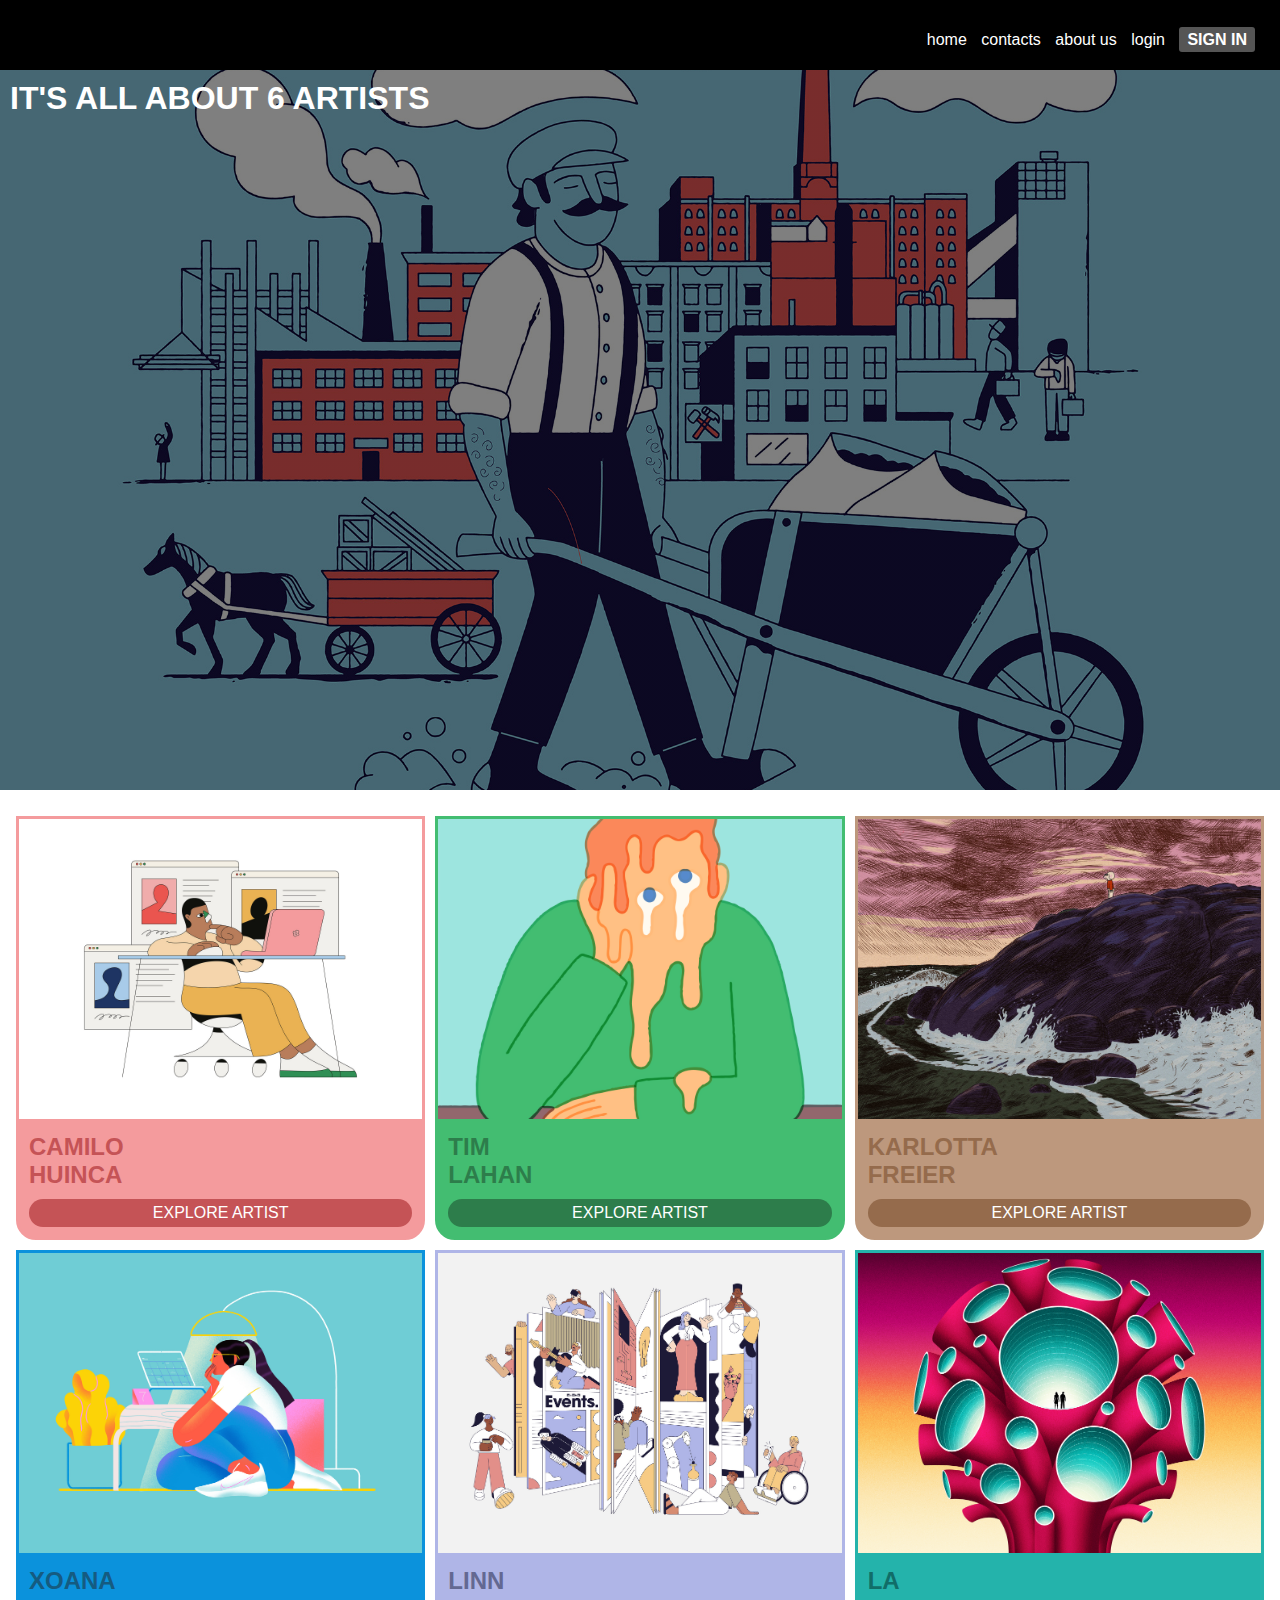
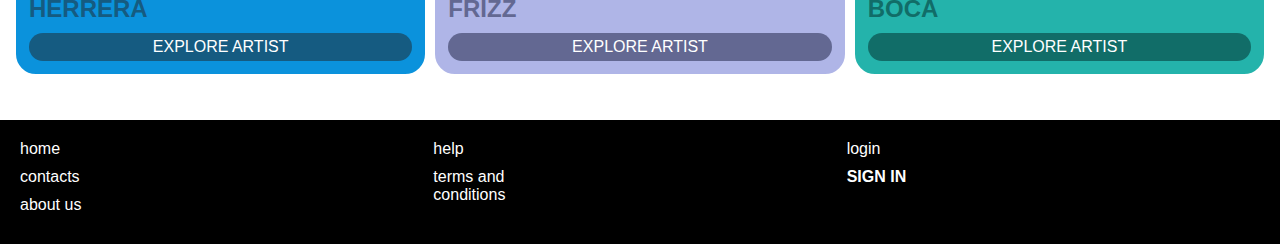
<file: index.html>
<!DOCTYPE html>
<html lang="en">
<head>
    <meta charset="UTF-8">
    <meta http-equiv="X-UA-Compatible" content="IE=edge">
    <meta name="viewport" content="width=device-width, initial-scale=1.0">
    <title>Document</title>
    <link rel="stylesheet" href="css/style.css">
</head>

<body>
    <nav>
        <ul>
            <li><a href="#">home</a></li>
            <li><a href="#">contacts</a></li>
            <li><a href="#">about us</a></li>
            <li><a href="#">login</a></li>
            <li><a class="active" href="#"><b>SIGN IN</b></a></li>
        </ul>
    </nav>
    <div class="hero-image">
        <div class="hero-text">
            <h1>IT'S ALL ABOUT 6 ARTISTS</h1>
        </div>
    </div>

    <section class="tab">
        <div class="card" id="camilo">
            <img src="immagini/Camilo-Huinca/AP_Camilo_Huinca_LALL_2_2x.jpg" alt="">
            <div class="container">
              <h4><b>CAMILO <br />HUINCA</b></h4>

              <a href="camilo.html"><p class="card-btn"  >EXPLORE ARTIST</p></a>
            </div>
        </div>

        <div class="card" id="tim">
            <img src="immagini/Tim-Lahan/AP_Tim_Lahan_NYT_2x.png" alt="">
            <div class="container">
              <h4><b>TIM <br />LAHAN</b></h4>

              <a href="tim.html"><p class="card-btn"  >EXPLORE ARTIST</p></a>
            </div>
        </div>

        <div class="card" id="karlotta">
            <img src="immagini/Karlotta-Freier/AP_Karlotta_Freier_dogtown_2x.jpg" alt="">
            <div class="container">
              <h4><b>KARLOTTA <br />FREIER</b></h4>

              <a href="karlotta.html"><p class="card-btn"  >EXPLORE ARTIST</p></a>
            </div>
        </div>

        <div class="card" id="xoana">
            <img src="immagini/Xoana-Herrera/AP_Xoana_Herrera_Take-Your-Recovery-Down-a-Notch_Middle_Color_01_2x.jpg" alt="">
            <div class="container">
              <h4><b>XOANA <br />HERRERA</b></h4>

              <a href="xoana.html"><p class="card-btn"  >EXPLORE ARTIST</p></a>
            </div>
        </div>

        <div class="card" id="linn">
            <img src="immagini/Linn-Frizz/AP_Linn_Fritz_Wired_01_2x.jpg" alt="">
            <div class="container">
              <h4><b>LINN <br />FRIZZ</b></h4>

              <a href="linn.html"><p class="card-btn"  >EXPLORE ARTIST</p></a>
            </div>
        </div>

        <div class="card" id="laboca">
            <img src="immagini/La-Boca/AP_La_Boca_DNA_main_2x.jpg" alt="">
            <div class="container">
              <h4><b>LA <br />BOCA</b></h4>

              <a href="laboca.html"><p class="card-btn"  >EXPLORE ARTIST</p></a>
            </div>
        </div>

    </section>

    <footer>
        <div class="colonna">
          <ul>
            <li><a href="#">home</a></li>
            <li><a href="#">contacts</a></li>
            <li><a href="#">about us</a></li>
          </ul>
        </div>
        <div class="colonna">
          <ul>
            <li><a href="#">help</a></li>
            <li><a href="#">terms and <br>conditions</a></li>
          </ul>
        </div>
        <div class="colonna">
          <ul>
            <li><a href="#">login</a></li>
            <li><a href="#"><b>SIGN IN</b></a></li>
          </ul>
        </div>
      </footer>

</body>
</html>
</file>
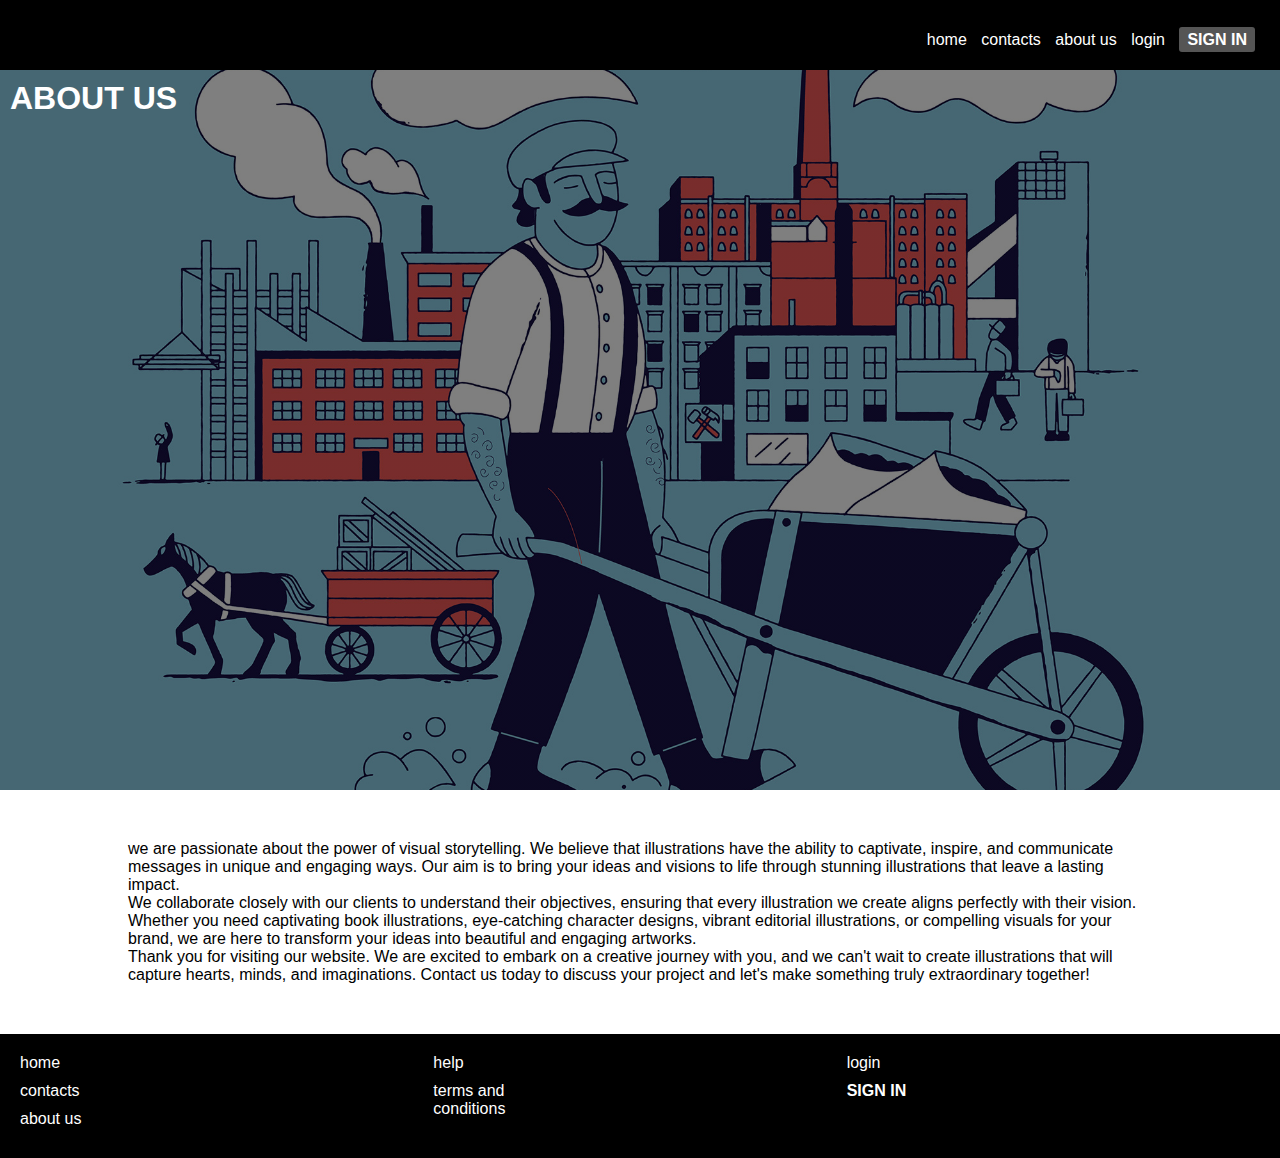
<file: aboutus.html>
<!DOCTYPE html>
<html lang="en">
<head>
    <meta charset="UTF-8">
    <meta http-equiv="X-UA-Compatible" content="IE=edge">
    <meta name="viewport" content="width=device-width, initial-scale=1.0">
    <title>Document</title>
    <link rel="stylesheet" href="css/cssartists.css">
</head>
<body>
    <nav>
        <ul>
            <li><a href="index.html">home</a></li>
            <li><a href="#">contacts</a></li>
            <li><a href="#">about us</a></li>
            <li><a href="#">login</a></li>
            <li><a class="active" href="#"><b>SIGN IN</b></a></li>
        </ul>
    </nav>

    <div class="hero-image" id="abouthero">
        <div class="hero-text">
            <h1>ABOUT US</h1>
        </div>
    </div>
  
  <section class="content">
    <section class="paragraph">
        <div>
            <p>we are passionate about the power of visual storytelling. We believe that illustrations have the ability to captivate, inspire, and communicate messages in unique and engaging ways. Our aim is to bring your ideas and visions to life through stunning illustrations that leave a lasting impact. <br />We collaborate closely with our clients to understand their objectives, ensuring that every illustration we create aligns perfectly with their vision. Whether you need captivating book illustrations, eye-catching character designs, vibrant editorial illustrations, or compelling visuals for your brand, we are here to transform your ideas into beautiful and engaging artworks. <br />Thank you for visiting our website. We are excited to embark on a creative journey with you, and we can't wait to create illustrations that will capture hearts, minds, and imaginations. Contact us today to discuss your project and let's make something truly extraordinary together!</p>
        </div>
    </section>

  </section>

    <footer>
        <div class="colonna">
          <ul>
            <li><a href="index.html">home</a></li>
            <li><a href="#">contacts</a></li>
            <li><a href="#">about us</a></li>
          </ul>
        </div>
        <div class="colonna">
          <ul>
            <li><a href="#">help</a></li>
            <li><a href="#">terms and <br>conditions</a></li>
          </ul>
        </div>
        <div class="colonna">
          <ul>
            <li><a href="#">login</a></li>
            <li><a href="#"><b>SIGN IN</b></a></li>
          </ul>
        </div>
      </footer>
      
</body>
</html>
</file>
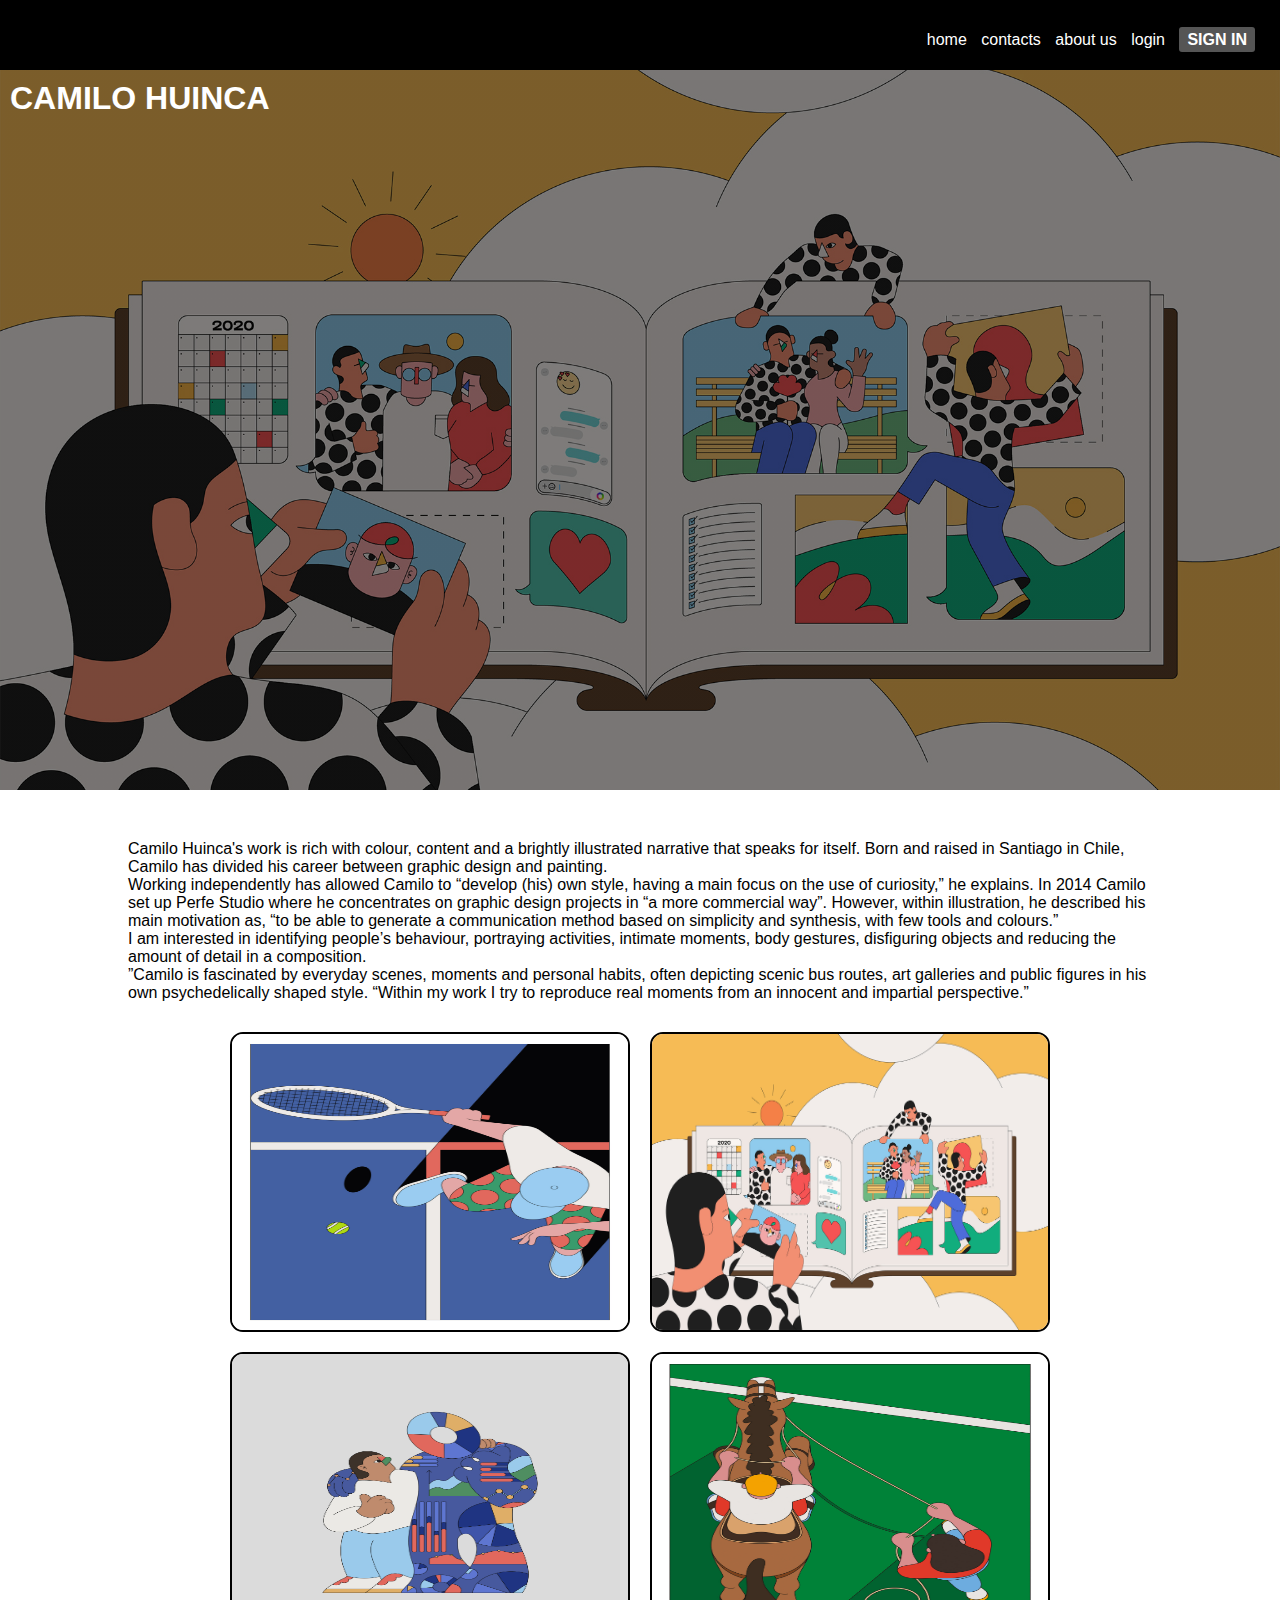
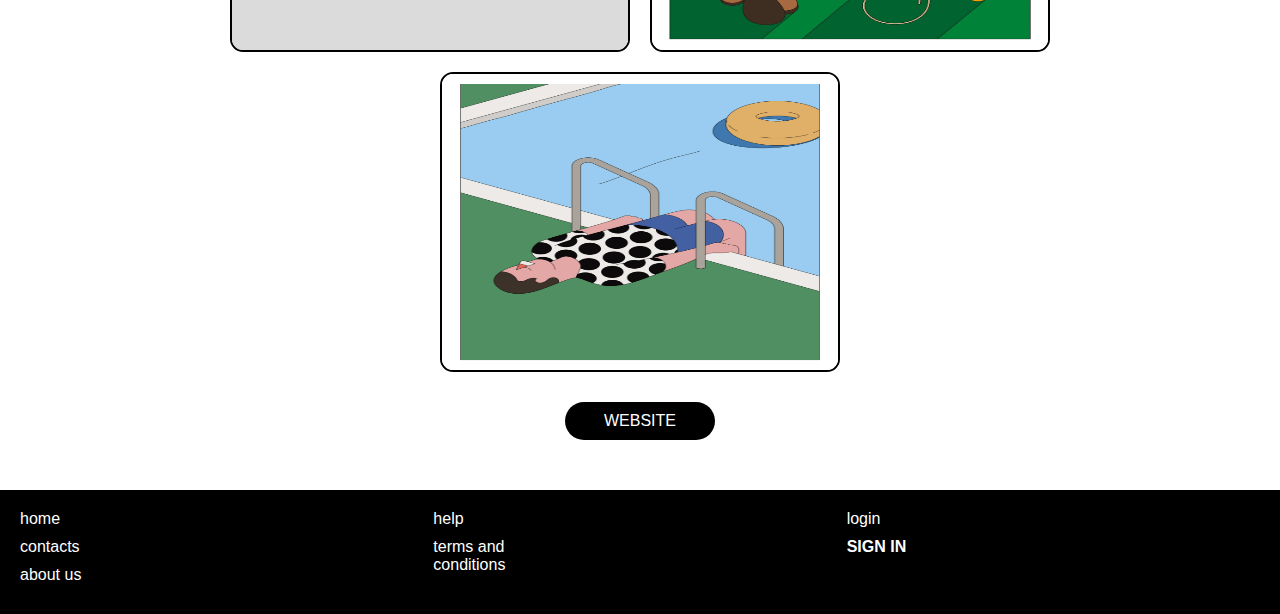
<file: camilo.html>
<!DOCTYPE html>
<html lang="en">
<head>
    <meta charset="UTF-8">
    <meta http-equiv="X-UA-Compatible" content="IE=edge">
    <meta name="viewport" content="width=device-width, initial-scale=1.0">
    <title>Document</title>
    <link rel="stylesheet" href="css/cssartists.css">
</head>
<body>
    <nav>
        <ul>
            <li><a href="index.html">home</a></li>
            <li><a href="#">contacts</a></li>
            <li><a href="#">about us</a></li>
            <li><a href="#">login</a></li>
            <li><a class="active" href="#"><b>SIGN IN</b></a></li>
        </ul>
    </nav>

    <div class="hero-image" id="camilohero">
        <div class="hero-text">
            <h1>CAMILO HUINCA</h1>
        </div>
    </div>
  
  <section class="content">
    <section class="paragraph">
        <div>
            <p>Camilo Huinca's work is rich with colour, content and a brightly illustrated narrative that speaks for itself. Born and raised in Santiago in Chile, Camilo has divided his career between graphic design and painting. <br />Working independently has allowed Camilo to “develop (his) own style, having a main focus on the use of curiosity,” he explains. In 2014 Camilo set up Perfe Studio where he concentrates on graphic design projects in “a more commercial way”. However, within illustration, he described his main motivation as, “to be able to generate a communication method based on simplicity and synthesis, with few tools and colours.” <br />I am interested in identifying people’s behaviour, portraying activities, intimate moments, body gestures, disfiguring objects and reducing the amount of detail in a composition. <br />”Camilo is fascinated by everyday scenes, moments and personal habits, often depicting scenic bus routes, art galleries and public figures in his own psychedelically shaped style. “Within my work I try to reproduce real moments from an innocent and impartial perspective.”</p>
        </div>
    </section>

      <div class="grid">
        <img src="immagini/Camilo-Huinca/AP_Camilo_Huinca_Match-Point_2x-scaled.jpg" alt="">
        <img src="immagini/Camilo-Huinca/AP_Camilo_Huinca_social-well_2x.jpg" alt="">
        <img src="immagini/Camilo-Huinca/AP_Camilo_Huinca_The-Atlantic-03_2x.png" alt="">
        <img src="immagini/Camilo-Huinca/AP_Camilo_Huinca_THE-NEW-YORKER_2x-scaled.jpg" alt="">
        <img src="immagini/Camilo-Huinca/AP_Camilo_Huinca_Tired-Swimmer_2x-scaled.jpg" alt="">
      </div>

    <section class="btn">
      <a href="https://agentpekka.com/artist/camilo-huinca/"><p class="card-btn"  >WEBSITE</p></a>
    </section>

  </section>  


    <footer>
        <div class="colonna">
          <ul>
            <li><a href="index.html">home</a></li>
            <li><a href="#">contacts</a></li>
            <li><a href="#">about us</a></li>
          </ul>
        </div>
        <div class="colonna">
          <ul>
            <li><a href="#">help</a></li>
            <li><a href="#">terms and <br>conditions</a></li>
          </ul>
        </div>
        <div class="colonna">
          <ul>
            <li><a href="#">login</a></li>
            <li><a href="#"><b>SIGN IN</b></a></li>
          </ul>
        </div>
      </footer>
      
</body>
</html>
</file>
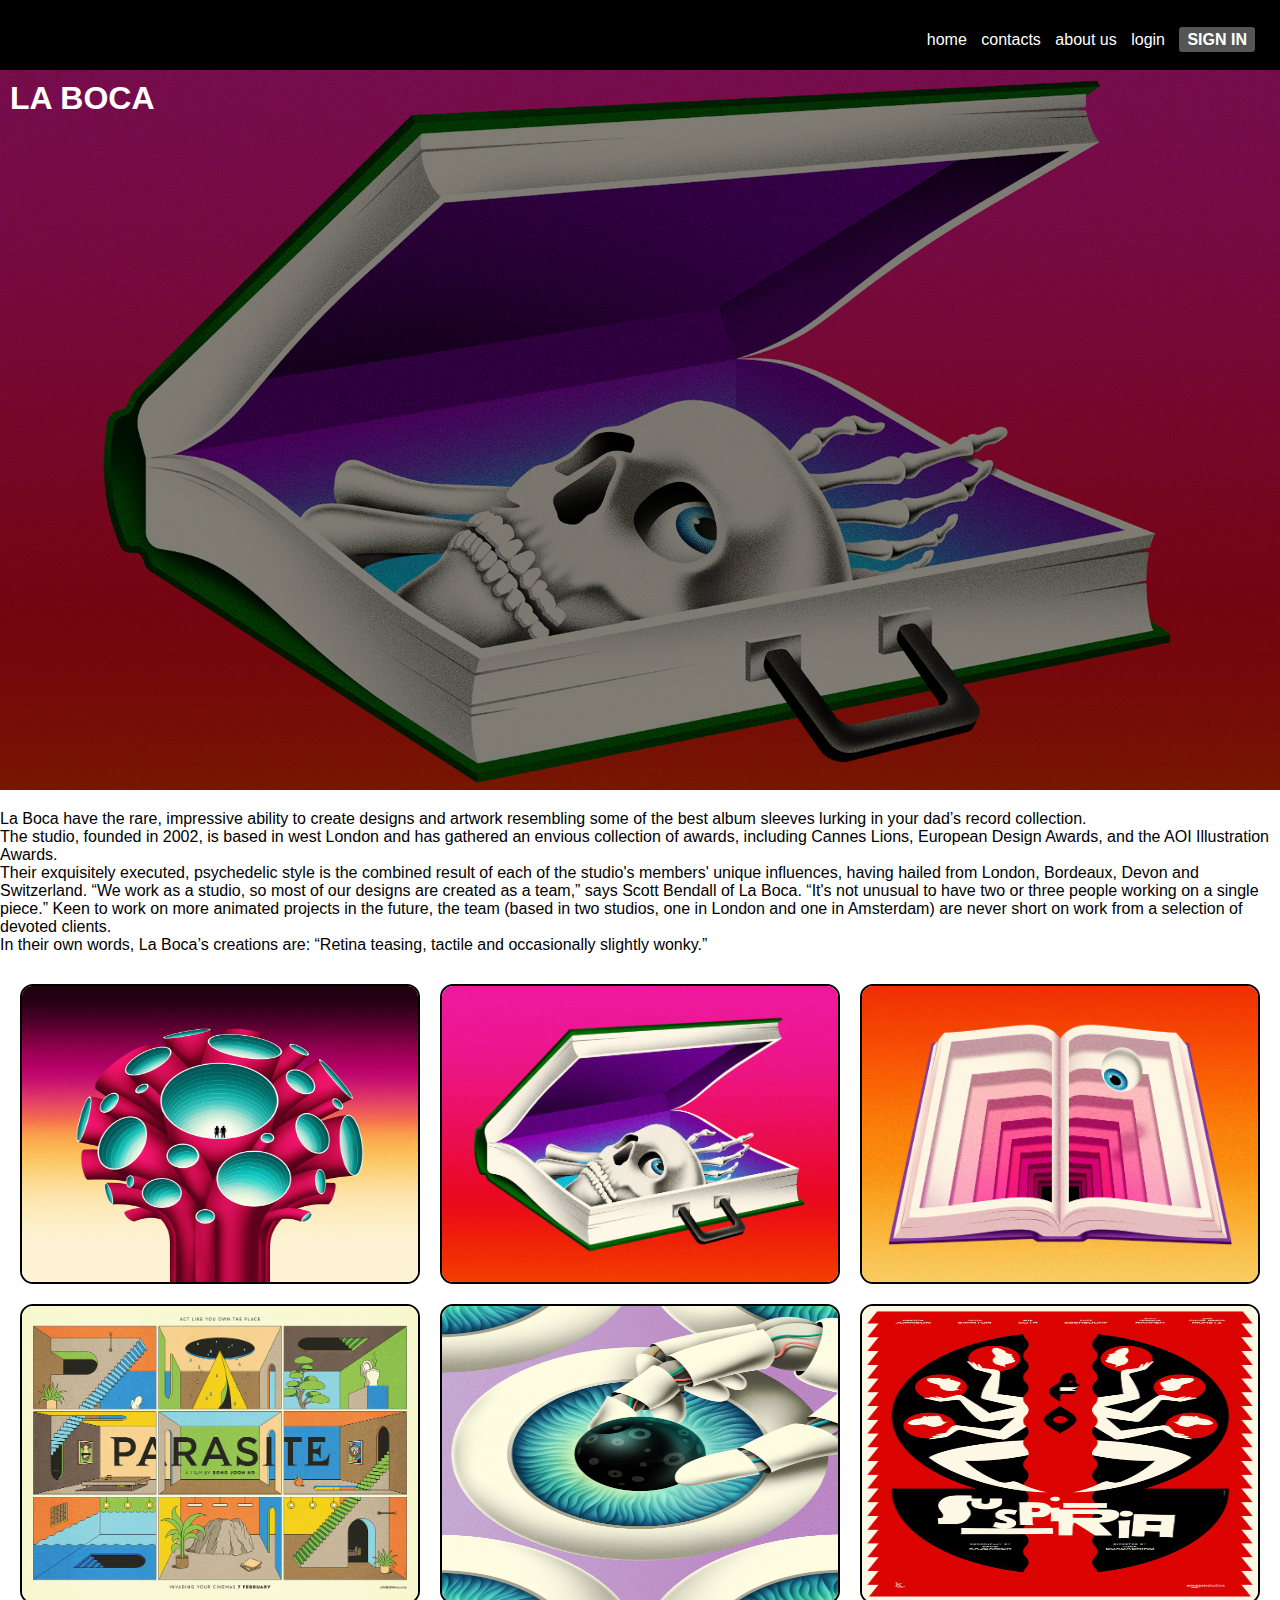
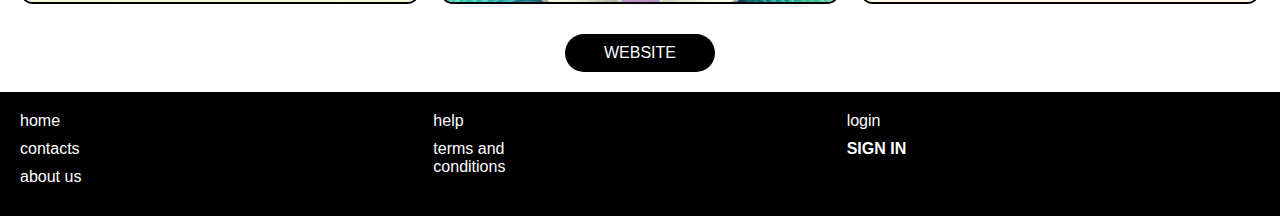
<file: laboca.html>
<!DOCTYPE html>
<html lang="en">
<head>
    <meta charset="UTF-8">
    <meta http-equiv="X-UA-Compatible" content="IE=edge">
    <meta name="viewport" content="width=device-width, initial-scale=1.0">
    <title>Document</title>
    <link rel="stylesheet" href="css/cssartists.css">
</head>
<body>
    <nav>
        <ul>
            <li><a href="index.html">home</a></li>
            <li><a href="#">contacts</a></li>
            <li><a href="#">about us</a></li>
            <li><a href="#">login</a></li>
            <li><a class="active" href="#"><b>SIGN IN</b></a></li>
        </ul>
    </nav>

    <div class="hero-image" id="labocahero">
        <div class="hero-text">
            <h1>LA BOCA</h1>
        </div>
    </div>

    <section class="paragraph">
        <div>
            <p>La Boca have the rare, impressive ability to create designs and artwork resembling some of the best album sleeves lurking in your dad’s record collection. <br />The studio, founded in 2002, is based in west London and has gathered an envious collection of awards, including Cannes Lions, European Design Awards, and the AOI Illustration Awards. <br />Their exquisitely executed, psychedelic style is the combined result of each of the studio's members' unique influences, having hailed from London, Bordeaux, Devon and Switzerland. “We work as a studio, so most of our designs are created as a team,” says Scott Bendall of La Boca. “It's not unusual to have two or three people working on a single piece.” Keen to work on more animated projects in the future, the team (based in two studios, one in London and one in Amsterdam) are never short on work from a selection of devoted clients. <br />In their own words, La Boca’s creations are: “Retina teasing, tactile and occasionally slightly wonky.”
            </p>
        </div>
    </section>

      <div class="grid">
        <img src="immagini/La-Boca/AP_La_Boca_DNA_main_2x.jpg" alt="">
        <img src="immagini/La-Boca/AP_La_Boca_NYT_CRIME_2x.jpg" alt="">
        <img src="immagini/La-Boca/AP_La_Boca_NYT_THRILLER_2x.jpg" alt="">
        <img src="immagini/La-Boca/AP_La_Boca_PARASITE_2x.jpg" alt="">
        <img src="immagini/La-Boca/AP_La_Boca_STLYIST_B_2x.jpg" alt="">
        <img src="immagini/La-Boca/AP_La_Boca_Suspiria_STYLE_A_2x-scaled.jpg" alt="">
      </div>

    <section class="btn">
      <a href="https://site.laboca.co.uk/"><p class="card-btn"  >WEBSITE</p></a>
    </section>


    <footer>
        <div class="colonna">
          <ul>
            <li><a href="index.html">home</a></li>
            <li><a href="#">contacts</a></li>
            <li><a href="#">about us</a></li>
          </ul>
        </div>
        <div class="colonna">
          <ul>
            <li><a href="#">help</a></li>
            <li><a href="#">terms and <br>conditions</a></li>
          </ul>
        </div>
        <div class="colonna">
          <ul>
            <li><a href="#">login</a></li>
            <li><a href="#"><b>SIGN IN</b></a></li>
          </ul>
        </div>
      </footer>
      
</body>
</html>
</file>
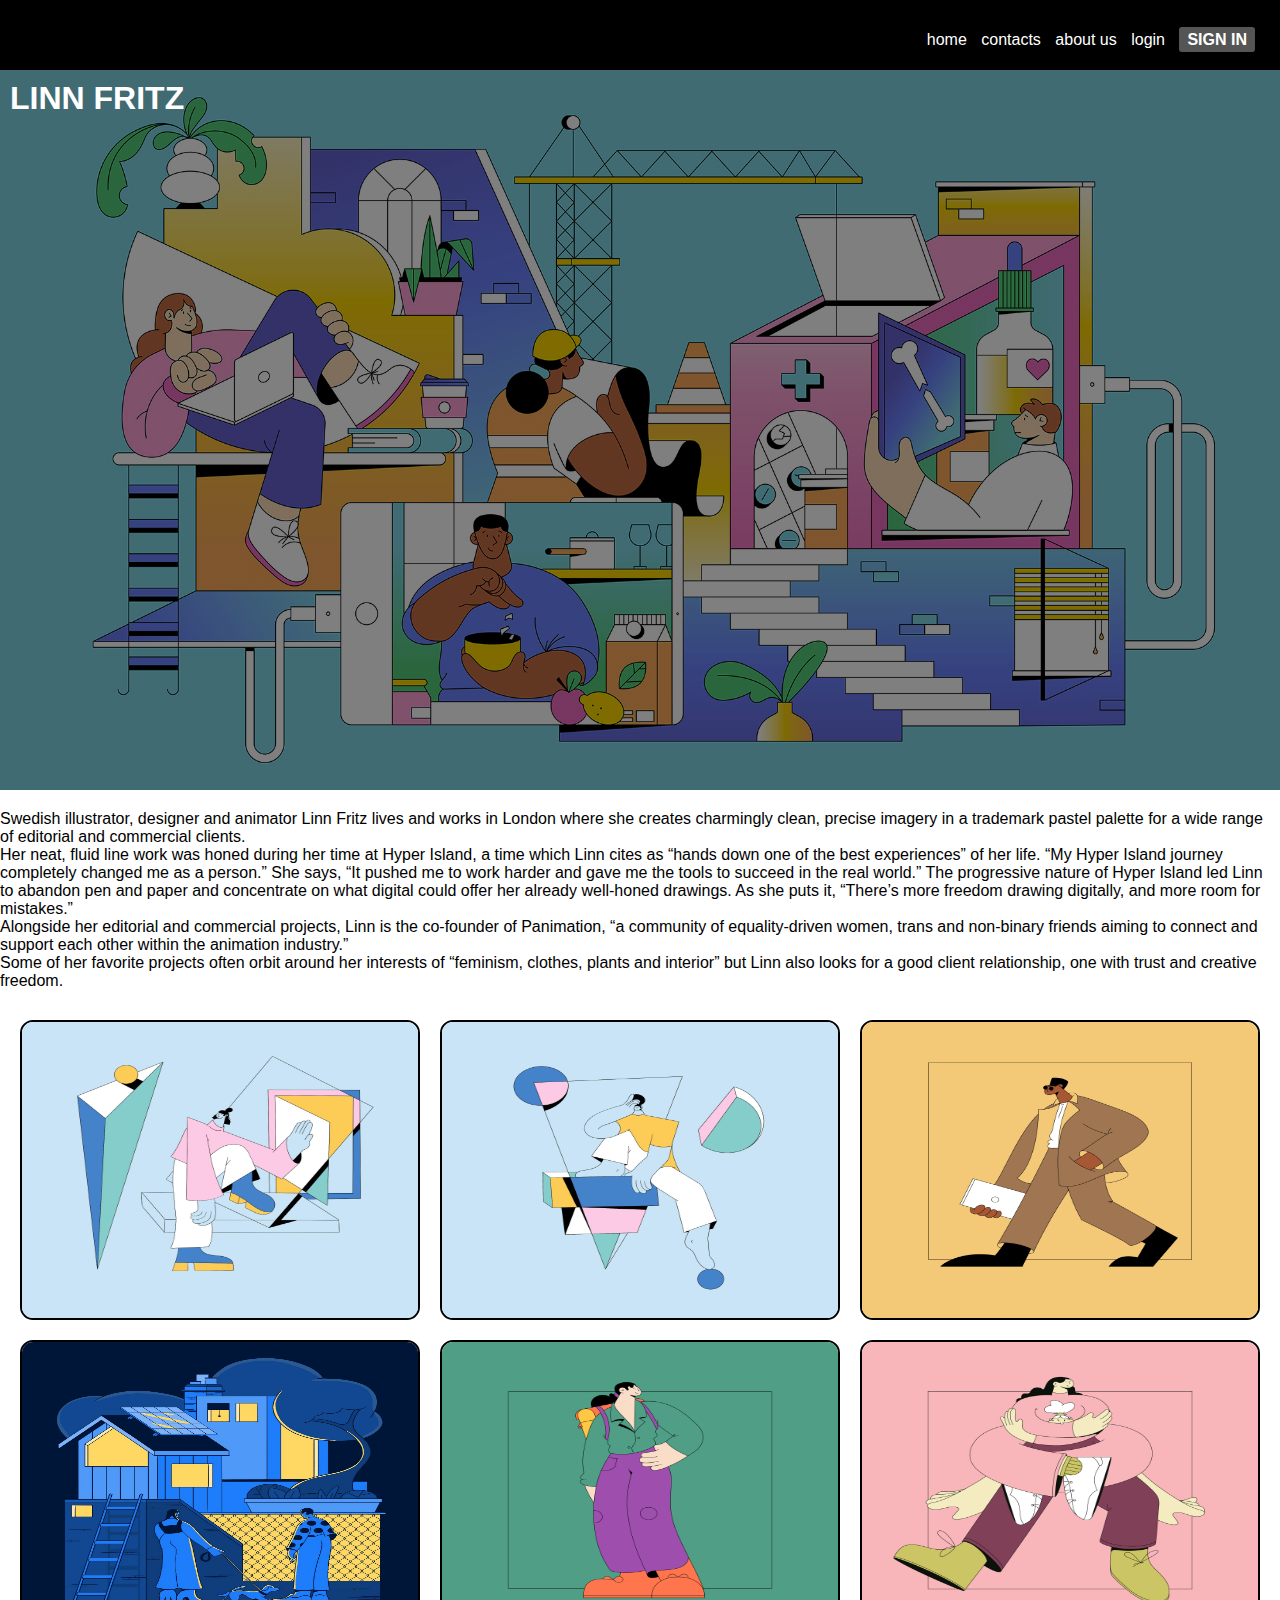
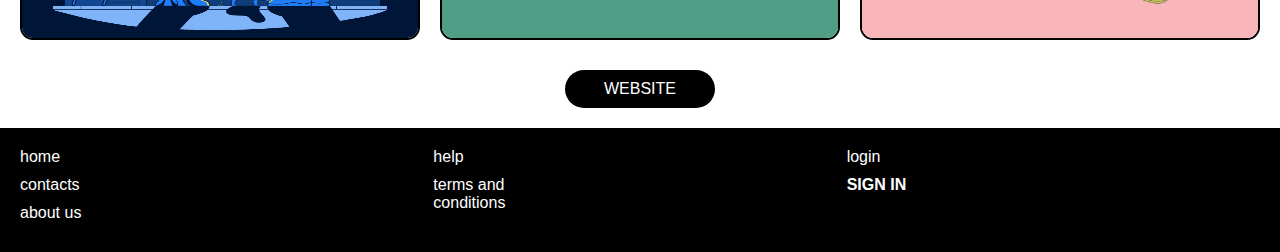
<file: linn.html>
<!DOCTYPE html>
<html lang="en">
<head>
    <meta charset="UTF-8">
    <meta http-equiv="X-UA-Compatible" content="IE=edge">
    <meta name="viewport" content="width=device-width, initial-scale=1.0">
    <title>Document</title>
    <link rel="stylesheet" href="css/cssartists.css">
</head>
<body>
    <nav>
        <ul>
            <li><a href="index.html">home</a></li>
            <li><a href="#">contacts</a></li>
            <li><a href="#">about us</a></li>
            <li><a href="#">login</a></li>
            <li><a class="active" href="#"><b>SIGN IN</b></a></li>
        </ul>
    </nav>

    <div class="hero-image" id="linnhero">
        <div class="hero-text">
            <h1>LINN FRITZ</h1>
        </div>
    </div>

    <section class="paragraph">
        <div>
            <p>Swedish illustrator, designer and animator Linn Fritz lives and works in London where she creates charmingly clean, precise imagery in a trademark pastel palette for a wide range of editorial and commercial clients. <br />Her neat, fluid line work was honed during her time at Hyper Island, a time which Linn cites as “hands down one of the best experiences” of her life. “My Hyper Island journey completely changed me as a person.” She says, “It pushed me to work harder and gave me the tools to succeed in the real world.” The progressive nature of Hyper Island led Linn to abandon pen and paper and concentrate on what digital could offer her already well-honed drawings. As she puts it, “There’s more freedom drawing digitally, and more room for mistakes.” <br />Alongside her editorial and commercial projects, Linn is the co-founder of Panimation, “a community of equality-driven women, trans and non-binary friends aiming to connect and support each other within the animation industry.” <br />Some of her favorite projects often orbit around her interests of “feminism, clothes, plants and interior” but Linn also looks for a good client relationship, one with trust and creative freedom.</p>
        </div>
    </section>

      <div class="grid">
        <img src="immagini/Linn-Frizz/AP_Linn_Fritz_Blue01_2x.jpg" alt="">
        <img src="immagini/Linn-Frizz/AP_Linn_Fritz_Blue03_2x.jpg" alt="">
        <img src="immagini/Linn-Frizz/AP_Linn_Fritz_Dude_2x.jpg" alt="">
        <img src="immagini/Linn-Frizz/AP_Linn_Fritz_Feeling-Blue_2x.jpg" alt="">
        <img src="immagini/Linn-Frizz/AP_Linn_Fritz_HIKEGREEN_2x.jpg" alt="">
        <img src="immagini/Linn-Frizz/AP_Linn_Fritz_HUG_2x.jpg" alt="">
      </div>

    <section class="btn">
      <a href="https://www.linnfritz.com/"><p class="card-btn"  >WEBSITE</p></a>
    </section>


    <footer>
        <div class="colonna">
          <ul>
            <li><a href="index.html">home</a></li>
            <li><a href="#">contacts</a></li>
            <li><a href="#">about us</a></li>
          </ul>
        </div>
        <div class="colonna">
          <ul>
            <li><a href="#">help</a></li>
            <li><a href="#">terms and <br>conditions</a></li>
          </ul>
        </div>
        <div class="colonna">
          <ul>
            <li><a href="#">login</a></li>
            <li><a href="#"><b>SIGN IN</b></a></li>
          </ul>
        </div>
      </footer>
      
</body>
</html>
</file>
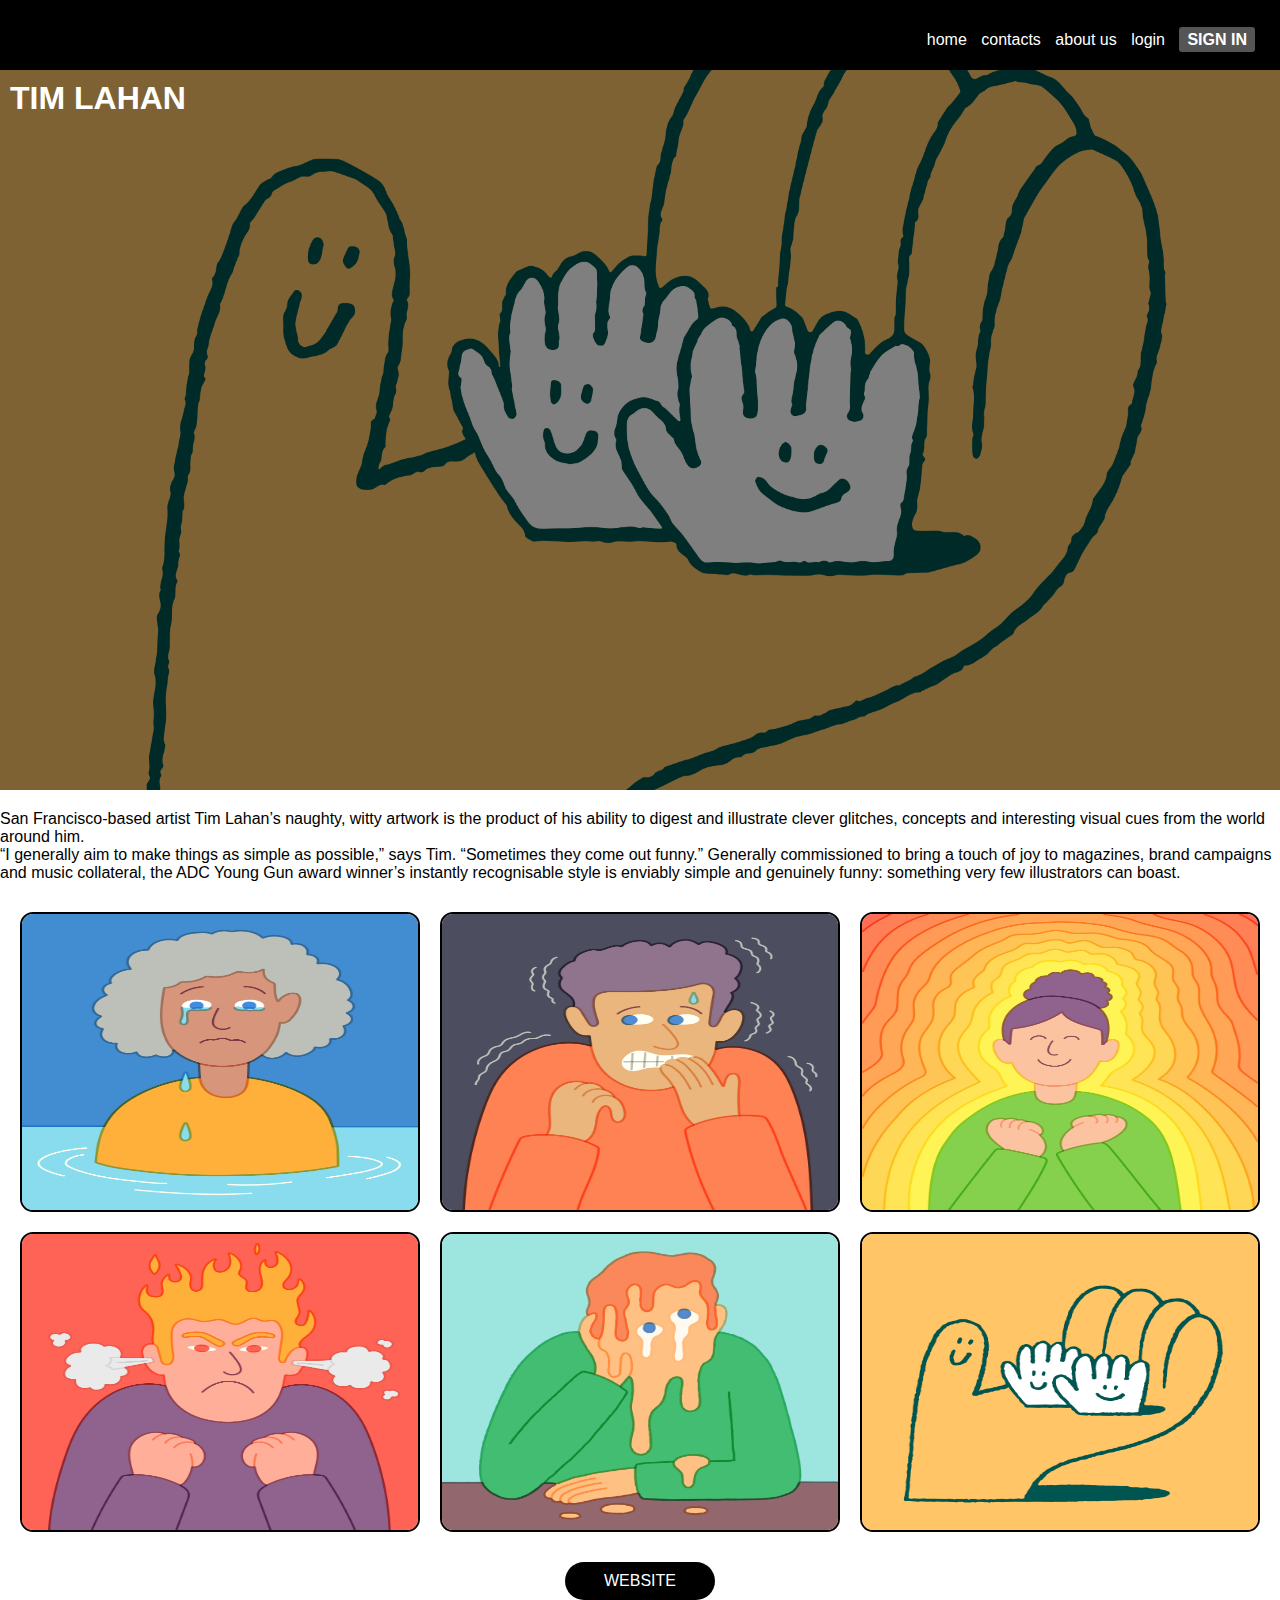
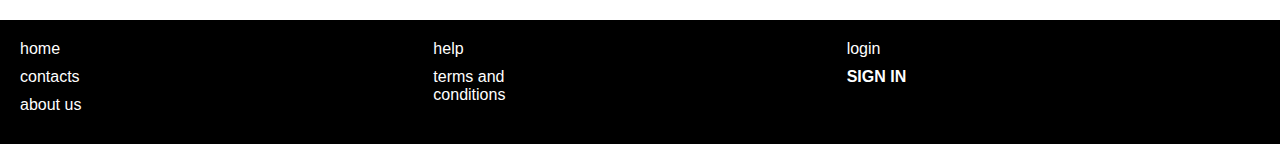
<file: tim.html>
<!DOCTYPE html>
<html lang="en">
<head>
    <meta charset="UTF-8">
    <meta http-equiv="X-UA-Compatible" content="IE=edge">
    <meta name="viewport" content="width=device-width, initial-scale=1.0">
    <title>Document</title>
    <link rel="stylesheet" href="css/cssartists.css">
</head>
<body>
    <nav>
        <ul>
            <li><a href="index.html">home</a></li>
            <li><a href="#">contacts</a></li>
            <li><a href="#">about us</a></li>
            <li><a href="#">login</a></li>
            <li><a class="active" href="#"><b>SIGN IN</b></a></li>
        </ul>
    </nav>

    <div class="hero-image" id="timhero">
        <div class="hero-text">
            <h1>TIM LAHAN</h1>
        </div>
    </div>

    <section class="paragraph">
        <div>
            <p>San Francisco-based artist Tim Lahan’s naughty, witty artwork is the product of his ability to digest and illustrate clever glitches, concepts and interesting visual cues from the world around him. <br />“I generally aim to make things as simple as possible,” says Tim. “Sometimes they come out funny.” Generally commissioned to bring a touch of joy to magazines, brand campaigns and music collateral, the ADC Young Gun award winner’s instantly recognisable style is enviably simple and genuinely funny: something very few illustrators can boast.</p>
        </div>
    </section>

      <div class="grid">
        <img src="immagini/Tim-Lahan/AP_Tim_Lahan_emotions_1_2x.png" alt="">
        <img src="immagini/Tim-Lahan/AP_Tim_Lahan_emotions_2_2x.jpg" alt="">
        <img src="immagini/Tim-Lahan/AP_Tim_Lahan_emotions_3_2x.jpg" alt="">
        <img src="immagini/Tim-Lahan/AP_Tim_Lahan_emotions_4_2x.jpg" alt="">
        <img src="immagini/Tim-Lahan/AP_Tim_Lahan_NYT_2x.png" alt="">
        <img src="immagini/Tim-Lahan/AP_Tim_Lahan_ONEMEDICAL_1_2x.png" alt="">
      </div>

    <section class="btn">
      <a href="https://www.timlahan.com/"><p class="card-btn"  >WEBSITE</p></a>
    </section>


    <footer>
        <div class="colonna">
          <ul>
            <li><a href="index.html">home</a></li>
            <li><a href="#">contacts</a></li>
            <li><a href="#">about us</a></li>
          </ul>
        </div>
        <div class="colonna">
          <ul>
            <li><a href="#">help</a></li>
            <li><a href="#">terms and <br>conditions</a></li>
          </ul>
        </div>
        <div class="colonna">
          <ul>
            <li><a href="#">login</a></li>
            <li><a href="#"><b>SIGN IN</b></a></li>
          </ul>
        </div>
      </footer>
      
</body>
</html>
</file>
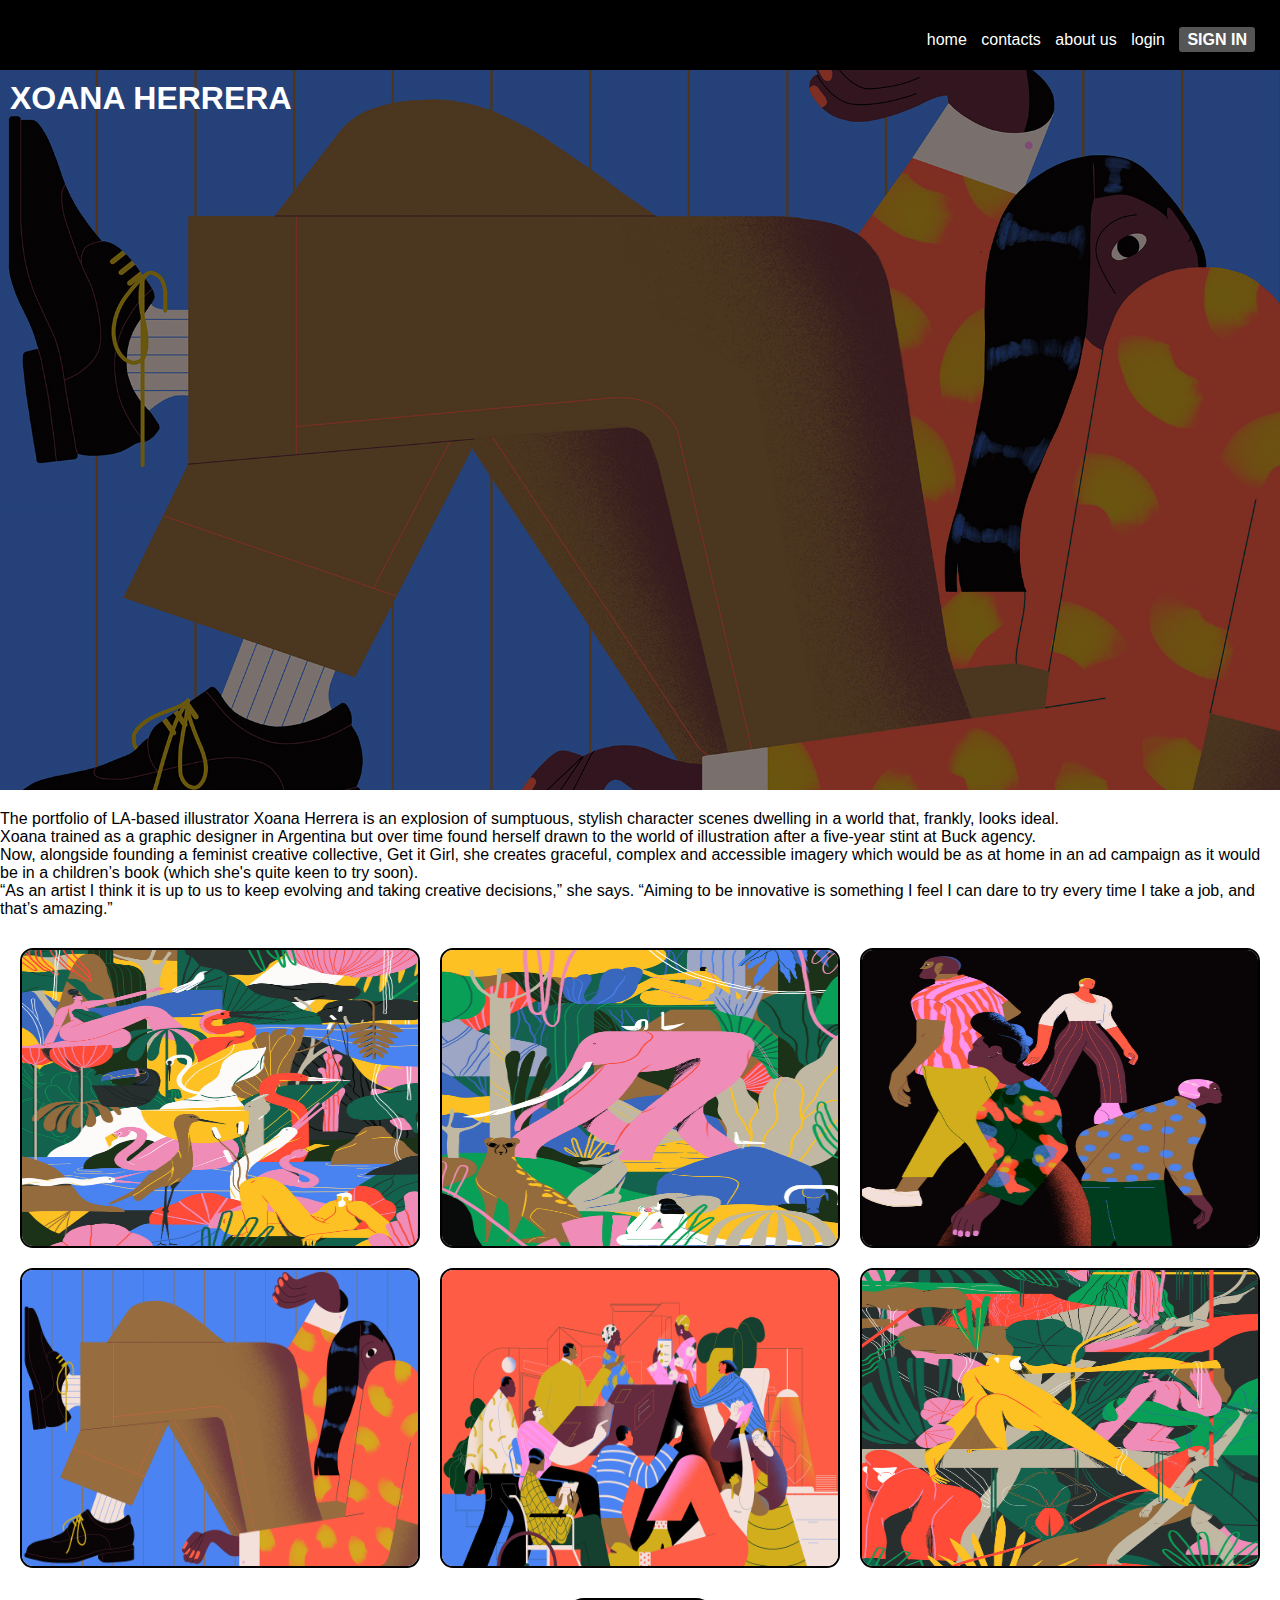
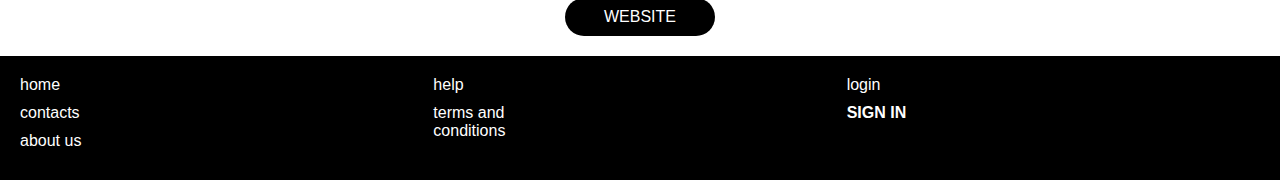
<file: xoana.html>
<!DOCTYPE html>
<html lang="en">
<head>
    <meta charset="UTF-8">
    <meta http-equiv="X-UA-Compatible" content="IE=edge">
    <meta name="viewport" content="width=device-width, initial-scale=1.0">
    <title>Document</title>
    <link rel="stylesheet" href="css/cssartists.css">
</head>
<body>
    <nav>
        <ul>
            <li><a href="index.html">home</a></li>
            <li><a href="#">contacts</a></li>
            <li><a href="#">about us</a></li>
            <li><a href="#">login</a></li>
            <li><a class="active" href="#"><b>SIGN IN</b></a></li>
        </ul>
    </nav>

    <div class="hero-image" id="xoanahero">
        <div class="hero-text">
            <h1>XOANA HERRERA</h1>
        </div>
    </div>

    <section class="paragraph">
        <div>
            <p>The portfolio of LA-based illustrator Xoana Herrera is an explosion of sumptuous, stylish character scenes dwelling in a world that, frankly, looks ideal. <br />Xoana trained as a graphic designer in Argentina but over time found herself drawn to the world of illustration after a five-year stint at Buck agency. <br />Now, alongside founding a feminist creative collective, Get it Girl, she creates graceful, complex and accessible imagery which would be as at home in an ad campaign as it would be in a children’s book (which she's quite keen to try soon). <br />“As an artist I think it is up to us to keep evolving and taking creative decisions,” she says. “Aiming to be innovative is something I feel I can dare to try every time I take a job, and that’s amazing.” </p>
        </div>
    </section>

      <div class="grid">
        <img src="immagini/Xoana-Herrera/AP_Xoana_Herrera_Aves_2x-scaled.jpg" alt="">
        <img src="immagini/Xoana-Herrera/AP_Xoana_Herrera_Elefante_2x-1-scaled.jpg" alt="">
        <img src="immagini/Xoana-Herrera/AP_Xoana_Herrera_GCR_1_2x-scaled.jpg" alt="">
        <img src="immagini/Xoana-Herrera/AP_Xoana_Herrera_GCR_4_2x.jpg" alt="">
        <img src="immagini/Xoana-Herrera/AP_Xoana_Herrera_GCR_9_2x.jpg" alt="">
        <img src="immagini/Xoana-Herrera/AP_Xoana_Herrera_Mono_2x-scaled.jpg" alt="">
      </div>

    <section class="btn">
      <a href="https://www.xoanaherrera.com/"><p class="card-btn"  >WEBSITE</p></a>
    </section>


    <footer>
        <div class="colonna">
          <ul>
            <li><a href="index.html">home</a></li>
            <li><a href="#">contacts</a></li>
            <li><a href="#">about us</a></li>
          </ul>
        </div>
        <div class="colonna">
          <ul>
            <li><a href="#">help</a></li>
            <li><a href="#">terms and <br>conditions</a></li>
          </ul>
        </div>
        <div class="colonna">
          <ul>
            <li><a href="#">login</a></li>
            <li><a href="#"><b>SIGN IN</b></a></li>
          </ul>
        </div>
      </footer>
      
</body>
</html>
</file>
<file: css/style.css>
*{
    padding: 0;
    margin: 0;
    text-decoration: none;
    list-style: none;
    box-sizing: border-box;
}

body{
    font-family: 'Gill Sans', 'Gill Sans MT', Calibri, 'Trebuchet MS', sans-serif;
    margin: 0;
    padding: 0;
    height: 100vh;
}

nav{
    background: #000;
    height: 70px;
    width: 100%;
}

nav ul{
    float: right;
    margin-right: 20px;
}

nav ul li{
    display: inline-block;
    line-height: 80px;
    margin: 0 5px;
}

nav ul li a{
    color: #fff;
}

a.active,a:hover{
    background: #555;
    transition: 0.5s;
    padding: 4px 8px;
    border-radius: 3px;
}

.hero-image{
    background-image: linear-gradient(rgba(0,0,0,0.5), rgba(0,0,0,0.5)), 
    url(/immagini/uno.jpg);
    background-position: center;
    background-repeat: no-repeat;
    background-size: cover;
    height: 80%;
    justify-content: center;
    align-items: center;
}

.hero-text{
    color: white;
    text-align: left;
    text-justify: auto;
    padding: 10px;
}

section.tab {
    background-color: #fff;
    padding: 1em;
    display: grid;
    grid-template-columns: 1fr 1fr 1fr;
    gap: 10px;
    margin-block: 10px 30px;
}

section.tab img {
    height: 300px;
    object-fit: cover;
    width: 75%;
}

.card { 
  transition: 0.3s;
  border: solid 3px;
  border-bottom-left-radius: 20px;
  border-bottom-right-radius: 20px;
}
.card img{
  width: 100% !important;
}
.card:hover {
    transform:scale(1.03);
}
.container {
    padding: 10px 10px;
    
}
.container h4 {
    padding: 0 0 10px 0;
    font-size: 24px;
}
.card-btn{
    padding: 5px 5px;
    border-radius: 20px;
    text-align: center;
    width: 100%;
}

/*Camilo Huinca*/
.card#camilo{
    border-color: #F49B9D;
    background-color: #F49B9D;
}
.card#camilo h4{
    color: #C55356;
}
#camilo p.card-btn {
    background-color: #C55356;
    color: white;
}

/*Tim Lahan*/
.card#tim{
    border-color: #43BD71;
    background-color: #43BD71;
}
.card#tim h4{
    color: #2D7D4B;
}
#tim p.card-btn {
    background-color: #2D7D4B;
    color: white;
}

/*Karlotta Freier*/
.card#karlotta{
    border-color: #BD987D;
    background-color: #BD987D;
}
.card#karlotta h4{
    color: #956B4C;
}
#karlotta p.card-btn {
    background-color: #956B4C;
    color: white;
}

/*Xoana Herrera*/
.card#xoana{
    border-color: #0B92DC;
    background-color: #0B92DC;
}
.card#xoana h4{
    color: #155B81;
}
#xoana p.card-btn {
    background-color: #155B81;
    color: white;
}

/*Linn Frizz*/
.card#linn{
    border-color: #AFB5E7;
    background-color: #AFB5E7;
}
.card#linn h4{
    color: #636892;
}
#linn p.card-btn {
    background-color: #636892;
    color: white;
}

/*La Boca*/
.card#laboca{
    border-color: #24B3AB;
    background-color: #24B3AB;
}
.card#laboca h4{
    color: #116D68;
}
#laboca p.card-btn {
    background-color: #116D68;
    color: white;
}

footer {
    background-color: #000;
    padding: 20px;
    display: flex;
}
  
.colonna {
    flex: 1;
    margin-right: 20px;
}
  
h3 {
    color: #333;
}
  
ul {
    list-style-type: none;
    padding: 0;
}
  
li {
    margin-bottom: 10px;
}
  
a {
    color: #fff;
    text-decoration: none;
}
  
a:hover {
    text-decoration: none
}

@media (max-width: 400px){
    .card{
        max-width: 50px;
    }
}
</file>
<file: css/cssartists.css>
*{
    padding: 0;
    margin: 0;
    text-decoration: none;
    list-style: none;
    box-sizing: border-box;
}

body{
    font-family: 'Gill Sans', 'Gill Sans MT', Calibri, 'Trebuchet MS', sans-serif;
    margin: 0;
    padding: 0;
    height: 100vh;
}

nav{
    background: #000;
    height: 70px;
    width: 100%;
}

nav ul{
    float: right;
    margin-right: 20px;
}

nav ul li{
    display: inline-block;
    line-height: 80px;
    margin: 0 5px;
}

nav ul li a{
    color: #fff;
}

a.active,a:hover{
    background: #555;
    transition: 0.5s;
    padding: 4px 8px;
    border-radius: 3px;
}

.hero-image#camilohero{
    background-image: linear-gradient(rgba(0,0,0,0.5), rgba(0,0,0,0.5)), 
    url(/immagini/Camilo-Huinca/AP_Camilo_Huinca_social-well_2x.jpg);
    background-position: center;
    background-repeat: no-repeat;
    background-size: cover;
    height: 80%;
    justify-content: center;
    align-items: center;
}

.hero-image#timhero{
    background-image: linear-gradient(rgba(0,0,0,0.5), rgba(0,0,0,0.5)), 
    url(/immagini/Tim-Lahan/AP_Tim_Lahan_ONEMEDICAL_1_2x.png);
    background-position: center;
    background-repeat: no-repeat;
    background-size: cover;
    height: 80%;
    justify-content: center;
    align-items: center;
}

.hero-image#karlottahero{
    background-image: linear-gradient(rgba(0,0,0,0.5), rgba(0,0,0,0.5)), 
    url(/immagini/Karlotta-Freier/AP_Karlotta_Freier_Nytimes1_2x.jpg);
    background-position: center;
    background-repeat: no-repeat;
    background-size: cover;
    height: 80%;
    justify-content: center;
    align-items: center;
}

.hero-image#xoanahero{
    background-image: linear-gradient(rgba(0,0,0,0.5), rgba(0,0,0,0.5)), 
    url(/immagini/Xoana-Herrera/AP_Xoana_Herrera_GCR_4_2x.jpg);
    background-position: center;
    background-repeat: no-repeat;
    background-size: cover;
    height: 80%;
    justify-content: center;
    align-items: center;
}

.hero-image#linnhero{
    background-image: linear-gradient(rgba(0,0,0,0.5), rgba(0,0,0,0.5)), 
    url(/immagini/Linn-Frizz/AP_Linn_Fritz_MadeToFlourish_2x.jpg);
    background-position: center;
    background-repeat: no-repeat;
    background-size: cover;
    height: 80%;
    justify-content: center;
    align-items: center;
}

.hero-image#labocahero{
    background-image: linear-gradient(rgba(0,0,0,0.5), rgba(0,0,0,0.5)), 
    url(/immagini/La-Boca/AP_La_Boca_NYT_CRIME_2x.jpg);
    background-position: center;
    background-repeat: no-repeat;
    background-size: cover;
    height: 80%;
    justify-content: center;
    align-items: center;
}

.hero-image#abouthero{
    background-image: linear-gradient(rgba(0,0,0,0.5), rgba(0,0,0,0.5)), 
    url(/immagini/uno.jpg);
    background-position: center;
    background-repeat: no-repeat;
    background-size: cover;
    height: 80%;
    justify-content: center;
    align-items: center;
}

.hero-text{
    color: white;
    text-align: left;
    text-justify: auto;
    padding: 10px;
}

.content{
    margin: 50px 10%;
}

.section p{
    text-align: center;
}

section.paragraph{
    margin: 20px 0px;
}

footer {
    background-color: #000;
    padding: 20px;
    display: flex;
}
  
.colonna {
    flex: 1;
    margin-right: 20px;
}
  
h3 {
    color: #333;
}
  
ul {
    list-style-type: none;
    padding: 0;
}
  
li {
    margin-bottom: 10px;
}
  
a {
    color: #fff;
    text-decoration: none;
}
  
a:hover {
    text-decoration: none
}

.grid {
    display: flex;
    justify-content: center;
    align-items: center;
    flex-wrap: wrap;
}

.grid img{
    width: 400px;
    height: 300px;
    border: 2px solid #000;
    border-radius: 13px;
    cursor: pointer;
    margin: 10px;
    transition: 400ms;
}

.grid img:hover{
    transform: scale(1.03)
}

.card-btn{
    padding: 10px 5px;
    border-radius: 20px;
    text-align: center;
    width: 150px;
    background-color: #000;
    color: white;
    margin: auto;
    margin-top: 20px;
    margin-bottom: 20px;
    transition: 400ms;
}

.card-btn:hover{
    transform: scale(1.03);
}
</file>
